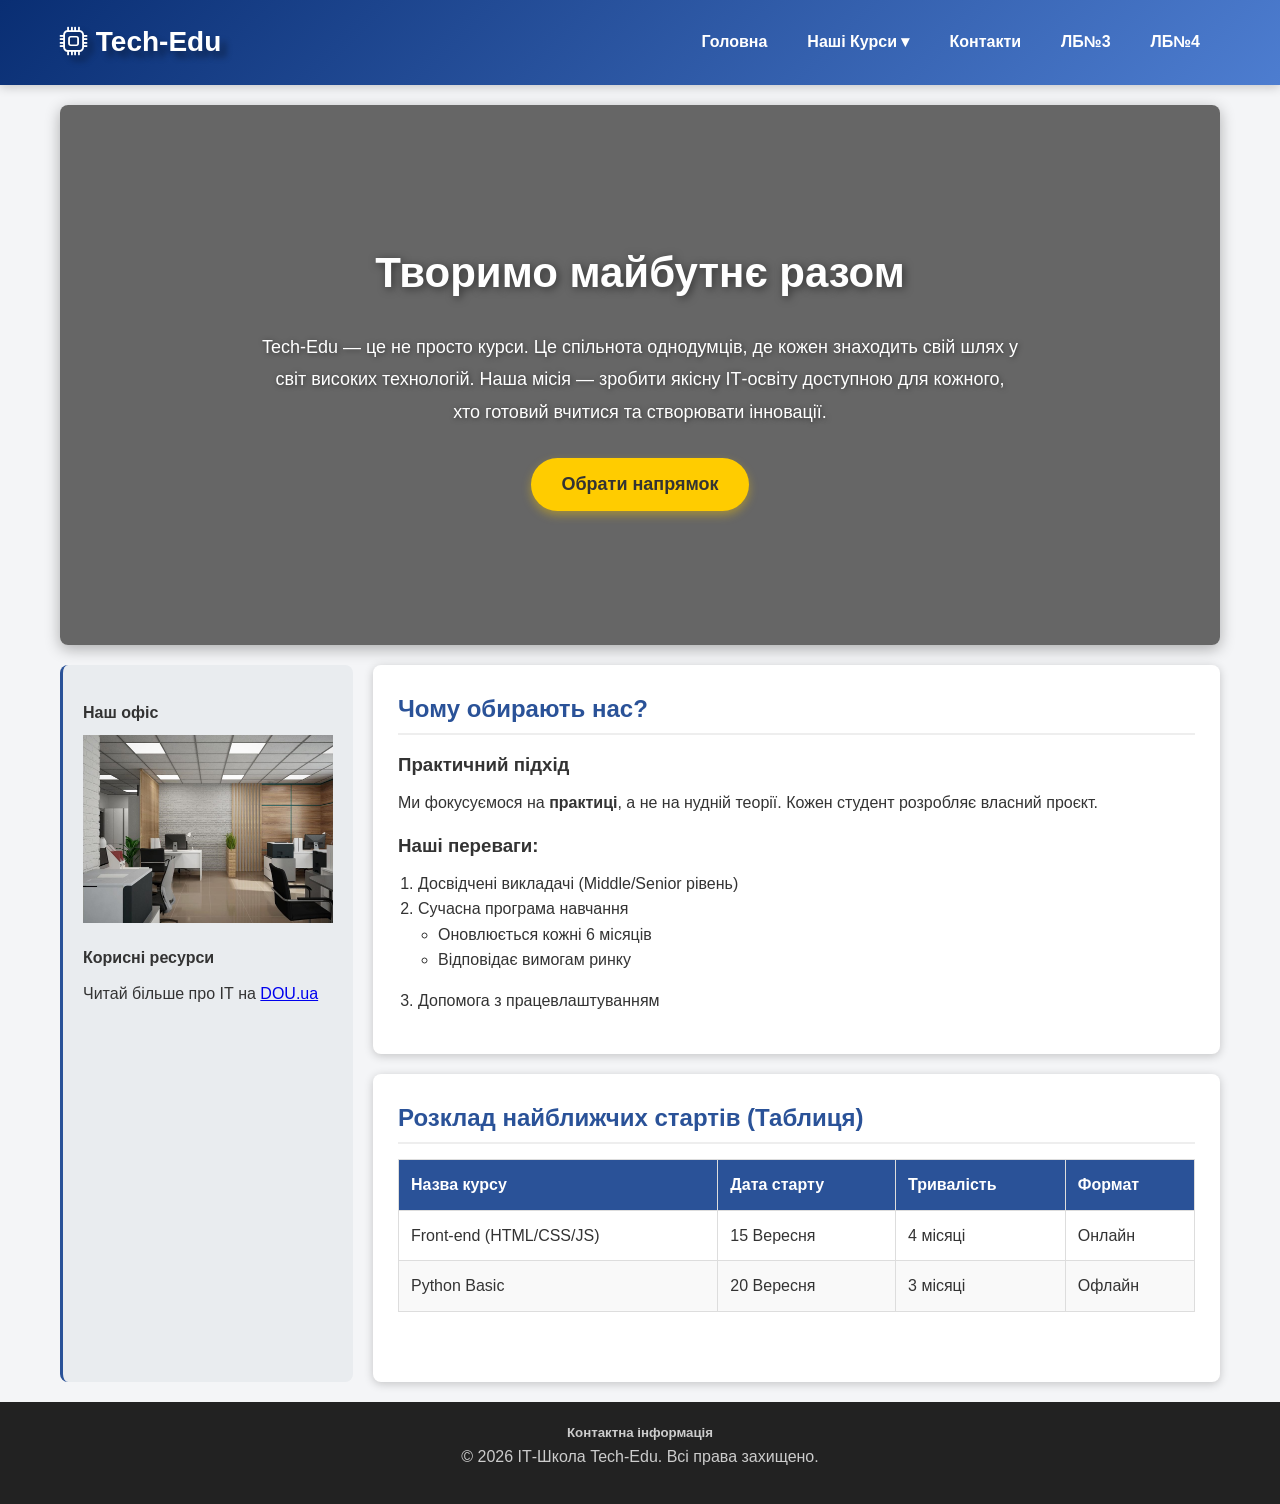
<file: index.html>
<!DOCTYPE html>
<html lang="uk">
<head>
    <meta charset="UTF-8">
    <meta name="viewport" content="width=device-width, initial-scale=1.0">
    <meta name="description" content="Tech-Edu - сучасна ІТ-школа. Курси програмування, дизайну та тестування з нуля.">
    <meta name="keywords" content="ІТ школа, курси програмування, курси QA, вивчити Python, веб-дизайн">
    <meta name="author" content="Твоє Прізвище">
    <meta name="robots" content="index, follow">
    <title>ІТ-Школа Tech-Edu | Головна</title>
    <link rel="stylesheet" href="style.css">
    <link rel="stylesheet" href="https://cdn.jsdelivr.net/npm/bootstrap-icons@1.11.3/font/bootstrap-icons.min.css">
</head>
<body>

    <header class="header">
        <div class="header__container">
            <div class="header__logo">
                <h1><i class="bi bi-cpu"></i> Tech-Edu</h1>
            </div>
            <nav class="nav">
                <ul class="nav__list">
                    <li class="nav__item"><a href="index.html" class="nav__link"><span>Головна</span></a></li>
                    <li class="nav__item nav__item_dropdown">
                        <a href="courses.html" class="nav__link"><span>Наші Курси ▾</span></a>
                        <ul class="nav__submenu">
                            <li class="nav__subitem"><a href="courses.html#frontend" class="nav__sublink"><span>Front-end розробка</span></a></li>
                            <li class="nav__subitem"><a href="courses.html#python" class="nav__sublink"><span>Python для початківців</span></a></li>
                            <li class="nav__subitem"><a href="courses.html#qa" class="nav__sublink"><span>QA Тестування</span></a></li>
                        </ul>
                    </li>
                    <li class="nav__item"><a href="contacts.html" class="nav__link"><span>Контакти</span></a></li>
                    <li class="nav__item"><a href="lab3.html" class="nav__link"><span>ЛБ№3</span></a></li>
                    <li class="nav__item"><a href="lab4.html" class="nav__link"><span>ЛБ№4</span></a></li>
                </ul>
            </nav>
        </div>
    </header>

    <main class="grid-container">
        <section class="hero grid-full">
            <video autoplay loop muted playsinline class="hero__video">
                <source src="media/promo.mp4" type="video/mp4">
            </video>
            
            <div class="hero__overlay"></div>
            <div class="hero__content">
                <h2>Творимо майбутнє разом</h2>
                <p>Tech-Edu — це не просто курси. Це спільнота однодумців, де кожен знаходить свій шлях у світ високих технологій. Наша місія — зробити якісну ІТ-освіту доступною для кожного, хто готовий вчитися та створювати інновації.</p>
                <a href="courses.html" class="hero__btn">Обрати напрямок</a>
            </div>
        </section>
        
        <aside class="grid-sidebar">
            <h4>Наш офіс</h4>
            <img src="images/office.jpg" alt="Офіс ІТ-школи" width="250">

            <h4>Корисні ресурси</h4>
            <p>Читай більше про ІТ на <a href="https://dou.ua/" target="_blank">DOU.ua</a></p>
        </aside>

        <section class="grid-content">
            <h2>Чому обирають нас?</h2>
            <article>
                <h3>Практичний підхід</h3>
                <p>Ми фокусуємося на <strong>практиці</strong>, а не на нудній теорії. Кожен студент розробляє власний проєкт.</p>
            </article>

            <article>
                <h3>Наші переваги:</h3>
                <ol>
                    <li>Досвідчені викладачі (Middle/Senior рівень)</li>
                    <li>Сучасна програма навчання
                        <ul>
                            <li>Оновлюється кожні 6 місяців</li>
                            <li>Відповідає вимогам ринку</li>
                        </ul>
                    </li>
                    <li>Допомога з працевлаштуванням</li>
                </ol>
            </article>
        </section>

        <section id="schedule" class="grid-content">
            <h2>Розклад найближчих стартів (Таблиця)</h2>
            <table border="1" cellspacing="0" cellpadding="10">
                <thead>
                    <tr>
                        <th>Назва курсу</th>
                        <th>Дата старту</th>
                        <th>Тривалість</th>
                        <th>Формат</th>
                    </tr>
                </thead>
                <tbody>
                    <tr>
                        <td>Front-end (HTML/CSS/JS)</td>
                        <td>15 Вересня</td>
                        <td>4 місяці</td>
                        <td>Онлайн</td>
                    </tr>
                    <tr>
                        <td>Python Basic</td>
                        <td>20 Вересня</td>
                        <td>3 місяці</td>
                        <td>Офлайн</td>
                    </tr>
                </tbody>
            </table>
            <br>
        </section>
    </main>

    <footer>
        <h5>Контактна інформація</h5>
        <p>&copy; 2026 ІТ-Школа Tech-Edu. Всі права захищено.</p>
    </footer>

    <button id="scroll-to-top" class="scroll-btn" title="Повернутися вгору">↑</button>
    <script src="script.js"></script>

</body>
</html>
</file>
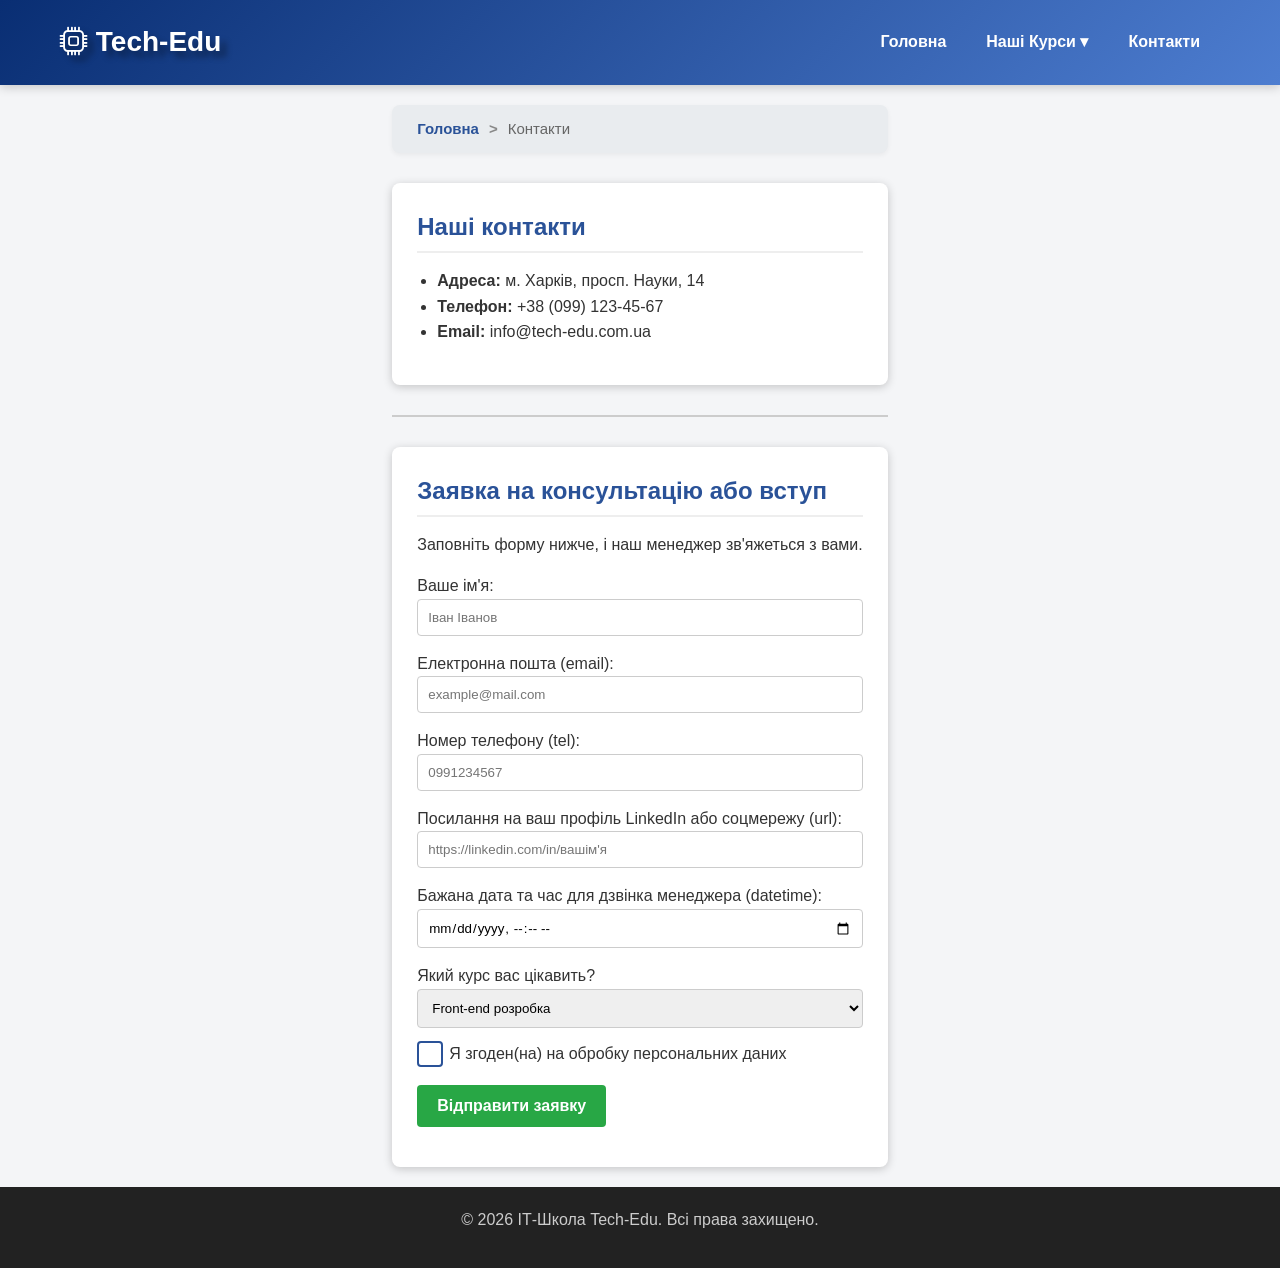
<file: contacts.html>
<!DOCTYPE html>
<html lang="uk">
<head>
    <meta charset="UTF-8">
    <meta name="viewport" content="width=device-width, initial-scale=1.0">
    <title>ІТ-Школа Tech-Edu | Контакти та Запис</title>
    <link rel="stylesheet" href="style.css">
    <link rel="stylesheet" href="https://cdn.jsdelivr.net/npm/bootstrap-icons@1.11.3/font/bootstrap-icons.min.css">
</head>
<body>

    <header class="header">
        <div class="header__container">
            <div class="header__logo">
                <h1><i class="bi bi-cpu"></i> Tech-Edu</h1>
            </div>
            <nav class="nav">
                <ul class="nav__list">
                    <li class="nav__item"><a href="index.html" class="nav__link"><span>Головна</span></a></li>
                    <li class="nav__item nav__item_dropdown">
                        <a href="courses.html" class="nav__link"><span>Наші Курси ▾</span></a>
                        <ul class="nav__submenu">
                            <li class="nav__subitem"><a href="courses.html#frontend" class="nav__sublink"><span>Front-end розробка</span></a></li>
                            <li class="nav__subitem"><a href="courses.html#python" class="nav__sublink"><span>Python для початківців</span></a></li>
                            <li class="nav__subitem"><a href="courses.html#qa" class="nav__sublink"><span>QA Тестування</span></a></li>
                        </ul>
                    </li>
                    <li class="nav__item"><a href="contacts.html" class="nav__link"><span>Контакти</span></a></li>
                </ul>
            </nav>
        </div>
    </header>

    <main class="grid-container">
        <nav class="breadcrumbs grid-full">
            <ul class="breadcrumbs__list">
                <li class="breadcrumbs__item"><a href="index.html" class="breadcrumbs__link">Головна</a></li>
                <li class="breadcrumbs__item"><span class="breadcrumbs__current">Контакти</span></li>
            </ul>
        </nav>
        <section class="grid-full">
            <h2>Наші контакти</h2>
            <ul>
                <li><strong>Адреса:</strong> м. Харків, просп. Науки, 14</li>
                <li><strong>Телефон:</strong> +38 (099) 123-45-67</li>
                <li><strong>Email:</strong> info@tech-edu.com.ua</li>
            </ul>
        </section>

        <hr>

        <section class="contact grid-full">
            <h2>Заявка на консультацію або вступ</h2>
            <p>Заповніть форму нижче, і наш менеджер зв'яжеться з вами.</p>
            
            <form action="#" method="POST" class="contact__form">
                
                <p>
                    <label for="userName">Ваше ім'я:</label><br>
                    <input type="text" id="userName" name="userName" required placeholder="Іван Іванов">
                </p>

                <p>
                    <label for="userEmail">Електронна пошта (email):</label><br>
                    <input type="email" id="userEmail" name="userEmail" required placeholder="example@mail.com">
                </p>

                <p>
                    <label for="userPhone">Номер телефону (tel):</label><br>
                    <input type="tel" id="userPhone" name="userPhone" required pattern="[0-9]{10,12}" title="Введіть від 10 до 12 цифр без пробілів" placeholder="0991234567">
                </p>

                <p>
                    <label for="userSocial">Посилання на ваш профіль LinkedIn або соцмережу (url):</label><br>
                    <input type="url" id="userSocial" name="userSocial" required placeholder="https://linkedin.com/in/вашім'я">
                </p>

                <p>
                    <label for="callTime">Бажана дата та час для дзвінка менеджера (datetime):</label><br>
                    <input type="datetime-local" id="callTime" name="callTime" required>
                </p>

                <p>
                    <label for="userCourse">Який курс вас цікавить?</label><br>
                    <select id="userCourse" name="userCourse">
                        <option value="frontend">Front-end розробка</option>
                        <option value="python">Python для початківців</option>
                        <option value="qa">QA Тестування</option>
                        <option value="other">Інше / Потрібна консультація</option>
                    </select>
                </p>

                <div class="custom-checkbox">
                    <input type="checkbox" id="privacy" name="privacy" class="custom-checkbox__input" required>
                    <label for="privacy" class="custom-checkbox__label">Я згоден(на) на обробку персональних даних</label>
                </div>

                <p>
                    <input type="submit" value="Відправити заявку" class="contact__btn_submit">
                </p>
                
            </form>
        </section>
    </main>

    <footer>
        <p>&copy; 2026 ІТ-Школа Tech-Edu. Всі права захищено.</p>
    </footer>

    <button id="scroll-to-top" class="scroll-btn" title="Повернутися вгору">↑</button>
    <script src="script.js"></script>

</body>
</html>
</file>
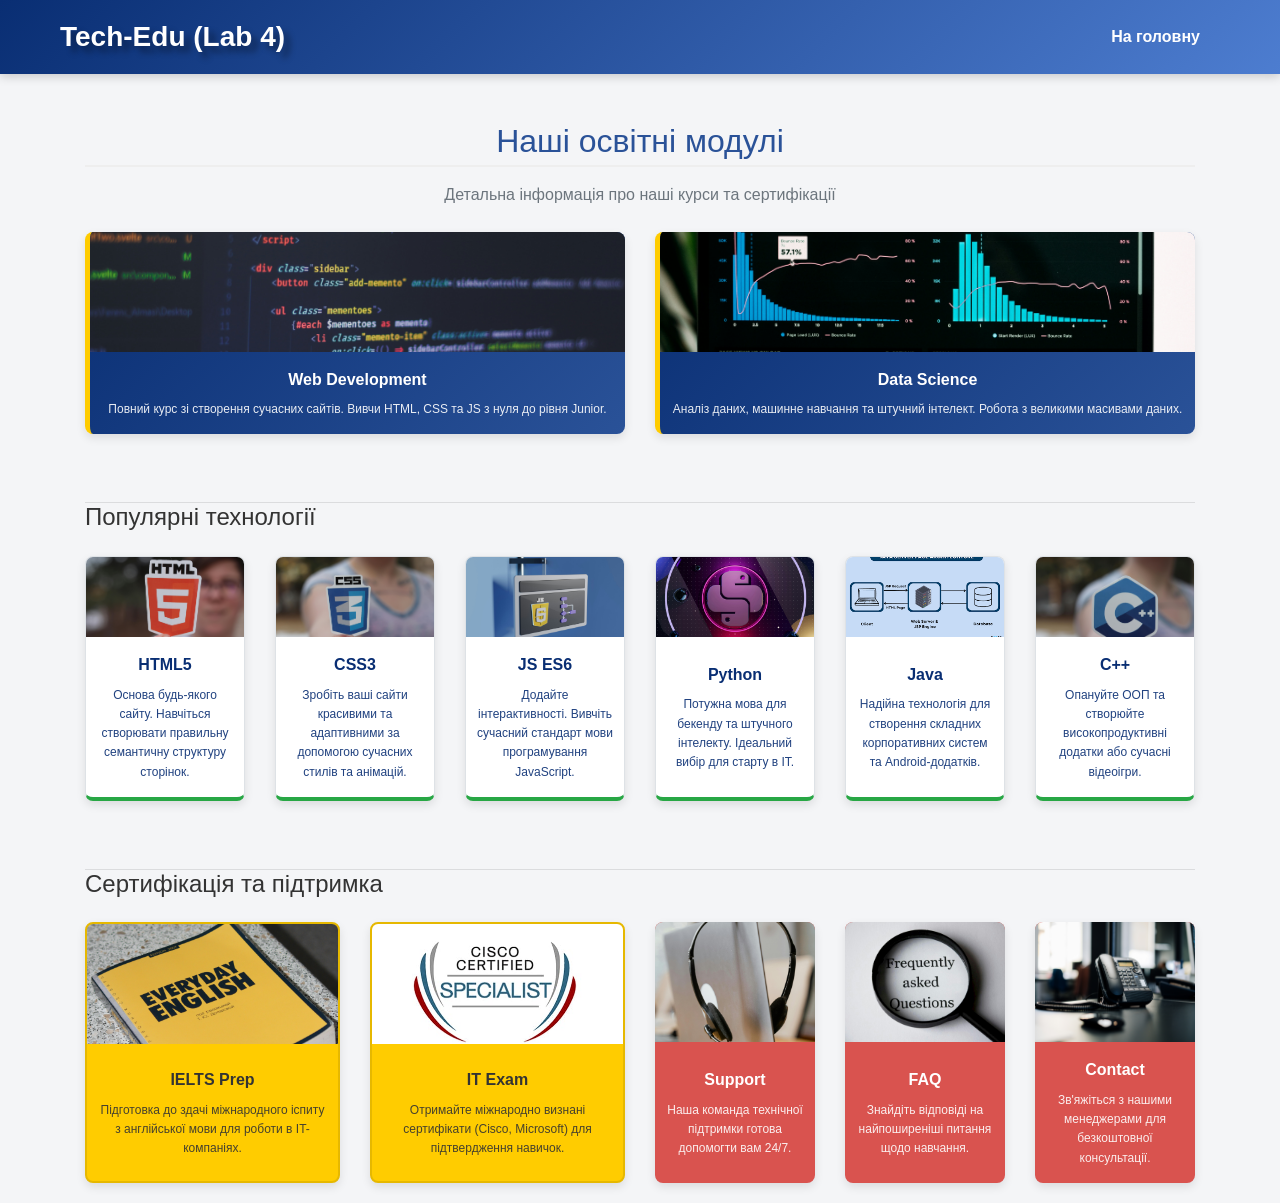
<file: lab4.html>
<!DOCTYPE html>
<html lang="uk">
<head>
    <meta charset="UTF-8">
    <meta name="viewport" content="width=device-width, initial-scale=1, shrink-to-fit=no">
    <title>Tech-Edu | Лабораторна №4 (Bootstrap)</title>
    
    <link rel="stylesheet" href="https://stackpath.bootstrapcdn.com/bootstrap/4.5.2/css/bootstrap.min.css">
    <link rel="stylesheet" href="style.css">

    <style>
        .edu-card {
            margin-bottom: 20px;
            border-radius: 8px;
            text-align: center;
            transition: transform 0.3s ease;
            box-shadow: 0 4px 10px rgba(0,0,0,0.1);
            display: flex;
            flex-direction: column;
            overflow: hidden; 
            height: calc(100% - 20px); /* Робить всі картки в одному ряду однакової висоти */
        }
        
        .edu-card:hover {
            transform: translateY(-5px);
        }

        /* Стилі для картинок всередині блоків */
        .edu-card__img {
            width: 100%;
            height: 120px; /* Фіксована висота для картинок */
            object-fit: cover; /* Заповнює область без спотворення пропорцій */
        }

        /* Стилі для текстової частини картки */
        .edu-card__body {
            padding: 15px 10px;
            display: flex;
            flex-direction: column;
            flex-grow: 1; /* Дозволяє блоку розтягуватися */
            justify-content: center;
        }

        .edu-card__title {
            font-weight: bold;
            font-size: 16px;
            margin-bottom: 8px;
        }

        .edu-card__text {
            font-size: 12px;
            margin-bottom: 0;
            opacity: 0.9;
        }

        /* Синій блок */
        .edu-card_primary {
            background: linear-gradient(135deg, #092e73 0%, #2a5298 100%);
            color: white;
            border-left: 5px solid #ffcc00;
        }

        /* Зелений блок */
        .edu-card_tech {
            background-color: #ffffff;
            color: #092e73;
            border: 1px solid #dee2e6;
            border-bottom: 4px solid #28a745;
        }

        /* Зменшуємо картинки для вузьких технологічних блоків */
        .edu-card_tech .edu-card__img {
            height: 80px; 
        }

        /* Жовтий блок */
        .edu-card_highlight {
            background-color: #ffcc00;
            color: #333;
            border: 2px solid #e6b800;
        }

        /* Червоний блок */
        .edu-card_urgent {
            background-color: #d9534f;
            color: white;
        }
    </style>
</head>
<body>

    <header class="header">
        <div class="header__container">
            <div class="header__logo">
                <h1>Tech-Edu (Lab 4)</h1>
            </div>
            <nav class="nav">
                <ul class="nav__list">
                    <li class="nav__item"><a href="index.html" class="nav__link"><span>На головну</span></a></li>
                </ul>
            </nav>
        </div>
    </header>

    <main class="container mt-5">
        <div class="grid-full mb-4">
            <h2 class="text-center">Наші освітні модулі</h2>
            <p class="text-center text-muted">Детальна інформація про наші курси та сертифікації</p>
        </div>

        <div class="row justify-content-md-center">
            <div class="col-6 col-md-4 col-lg-6">
                <div class="edu-card edu-card_primary">
                    <img src="images/web.jpg" alt="Web Development" class="edu-card__img">
                    <div class="edu-card__body">
                        <div class="edu-card__title">Web Development</div>
                        <p class="edu-card__text">Повний курс зі створення сучасних сайтів. Вивчи HTML, CSS та JS з нуля до рівня Junior.</p>
                    </div>
                </div>
            </div>
            <div class="col-6 col-md-4 col-lg-6">
                <div class="edu-card edu-card_primary">
                    <img src="images/data.jpg" alt="Data Science" class="edu-card__img">
                    <div class="edu-card__body">
                        <div class="edu-card__title">Data Science</div>
                        <p class="edu-card__text">Аналіз даних, машинне навчання та штучний інтелект. Робота з великими масивами даних.</p>
                    </div>
                </div>
            </div>
        </div>

        <hr class="mt-5 mb-0"> <h4 class="mb-4 mt-0">Популярні технології</h4> <div class="row">
            <div class="col-md-2 d-none d-md-block">
                <div class="edu-card edu-card_tech">
                    <img src="images/HTML.jpg" alt="HTML5" class="edu-card__img">
                    <div class="edu-card__body">
                        <div class="edu-card__title">HTML5</div>
                        <p class="edu-card__text">Основа будь-якого сайту. Навчіться створювати правильну семантичну структуру сторінок.</p>
                    </div>
                </div>
            </div>
            <div class="col-4 col-md-2">
                <div class="edu-card edu-card_tech">
                    <img src="images/CSS.jpg" alt="CSS3" class="edu-card__img">
                    <div class="edu-card__body">
                        <div class="edu-card__title">CSS3</div>
                        <p class="edu-card__text">Зробіть ваші сайти красивими та адаптивними за допомогою сучасних стилів та анімацій.</p>
                    </div>
                </div>
            </div>
            <div class="col-md-2 d-none d-md-block">
                <div class="edu-card edu-card_tech">
                    <img src="images/JS.jpg" alt="JS" class="edu-card__img">
                    <div class="edu-card__body">
                        <div class="edu-card__title">JS ES6</div>
                        <p class="edu-card__text">Додайте інтерактивності. Вивчіть сучасний стандарт мови програмування JavaScript.</p>
                    </div>
                </div>
            </div>
            <div class="col-4 col-md-2">
                <div class="edu-card edu-card_tech">
                    <img src="images/Py.jpg" alt="Python" class="edu-card__img">
                    <div class="edu-card__body">
                        <div class="edu-card__title">Python</div>
                        <p class="edu-card__text">Потужна мова для бекенду та штучного інтелекту. Ідеальний вибір для старту в IT.</p>
                    </div>
                </div>
            </div>
            <div class="col-md-2 d-none d-md-block">
                <div class="edu-card edu-card_tech">
                    <img src="images/JAVA.png" alt="Java" class="edu-card__img">
                    <div class="edu-card__body">
                        <div class="edu-card__title">Java</div>
                        <p class="edu-card__text">Надійна технологія для створення складних корпоративних систем та Android-додатків.</p>
                    </div>
                </div>
            </div>
            <div class="col-4 col-md-2">
                <div class="edu-card edu-card_tech">
                    <img src="images/C++.jpg" alt="C++" class="edu-card__img">
                    <div class="edu-card__body">
                        <div class="edu-card__title">C++</div>
                        <p class="edu-card__text">Опануйте ООП та створюйте високопродуктивні додатки або сучасні відеоігри.</p>
                    </div>
                </div>
            </div>
        </div>

        <hr class="mt-5 mb-0"> <h4 class="mb-4 mt-0">Сертифікація та підтримка</h4> <div class="row">
            <div class="col-3">
                <div class="edu-card edu-card_highlight">
                    <img src="images/IELTS.jpg" alt="IELTS" class="edu-card__img">
                    <div class="edu-card__body">
                        <div class="edu-card__title">IELTS Prep</div>
                        <p class="edu-card__text">Підготовка до здачі міжнародного іспиту з англійської мови для роботи в IT-компаніях.</p>
                    </div>
                </div>
            </div>
            <div class="col-3 d-none d-sm-block">
                <div class="edu-card edu-card_highlight">
                    <img src="images/CISCO.jpg" alt="IT Exam" class="edu-card__img">
                    <div class="edu-card__body">
                        <div class="edu-card__title">IT Exam</div>
                        <p class="edu-card__text">Отримайте міжнародно визнані сертифікати (Cisco, Microsoft) для підтвердження навичок.</p>
                    </div>
                </div>
            </div>

            <div class="col-2 offset-3 offset-sm-0">
                <div class="edu-card edu-card_urgent">
                   <img src="images/support.jpg" alt="Support" class="edu-card__img">
                   <div class="edu-card__body">
                       <span class="edu-card__title d-none d-sm-inline">Support</span>
                       <span class="edu-card__title d-inline d-sm-none">SUPP</span>
                       <p class="edu-card__text">Наша команда технічної підтримки готова допомогти вам 24/7.</p>
                   </div>
                </div>
            </div>
            <div class="col-2">
                <div class="edu-card edu-card_urgent">
                    <img src="images/faq.jpg" alt="FAQ" class="edu-card__img">
                    <div class="edu-card__body">
                        <div class="edu-card__title">FAQ</div>
                        <p class="edu-card__text">Знайдіть відповіді на найпоширеніші питання щодо навчання.</p>
                    </div>
                </div>
            </div>
            <div class="col-2">
                <div class="edu-card edu-card_urgent">
                    <img src="images/contact.jpg" alt="Contact" class="edu-card__img">
                    <div class="edu-card__body">
                        <span class="edu-card__title d-none d-sm-inline">Contact</span>
                        <span class="edu-card__title d-inline d-sm-none">CONT</span>
                        <p class="edu-card__text">Зв'яжіться з нашими менеджерами для безкоштовної консультації.</p>
                    </div>
                </div>
            </div>
        </div>
    </main>
    
    <script src="https://code.jquery.com/jquery-3.5.1.slim.min.js"></script>
    <script src="https://cdn.jsdelivr.net/npm/bootstrap@4.5.2/dist/js/bootstrap.bundle.min.js"></script>
</body>
</html>
</file>
<file: style.css>
/* =========================================
   Базові налаштування
========================================= */
* {
    margin: 0;
    padding: 0;
    box-sizing: border-box;
}

body {
    font-family: 'Segoe UI', Tahoma, Geneva, Verdana, sans-serif;
    background-color: #f4f5f7;
    color: #333;
    line-height: 1.6;
    display: flex;
    flex-direction: column;
    min-height: 100vh;
}

/* =========================================
   Блок Header (БЕМ)
========================================= */
.header {
    background: linear-gradient(135deg, #092e73 0%, #4d7dd0 100%);
    color: white;
    padding: 0;
    box-shadow: 0 2px 10px rgba(0, 0, 0, 0.2);
}

.header__container {
    display: flex;
    justify-content: space-between;
    align-items: center;
    max-width: 1200px;
    margin: 0 auto;
    padding: 20px;
}

.header__logo h1 {
    margin: 0;
    font-size: 28px;
    font-weight: bold;
    text-shadow: 6px 6px 6px rgba(0, 0, 0, 0.4);
}

/* =========================================
   Блок Nav (Меню - БЕМ)
========================================= */
.nav { background-color: transparent; }

.nav__list {
    display: flex;
    justify-content: flex-end;
    list-style: none;
    margin: 0;
    padding: 0;
    gap: 0;
}

.nav__item { position: relative; }

.nav__link {
    display: block;
    padding: 0 20px;
    color: white;
    text-decoration: none;
    font-weight: bold;
    line-height: 1;
    position: relative;
}

.nav__link span {
    position: relative;
    display: inline-block;
}

.nav__link span::after {
    content: '';
    position: absolute;
    bottom: -3px; 
    left: 0;
    width: 100%; 
    height: 2px;
    background-color: #ffcc00;
    transform: scaleX(0);
    transform-origin: right;
    transition: transform 0.4s ease;
}

.nav__link:hover span::after {
    transform-origin: left;
    transform: scaleX(1);
}

.nav__link:hover,
.nav__link:focus {
    color: white !important; /* Примусово залишаємо текст білим */
    text-decoration: none !important; /* Вимикаємо стандартне синє підкреслення Bootstrap */
}

/* Випадаюче підменю */
.nav__submenu {
    margin-top: 20px;
    border-radius: 8px;
    position: absolute;
    top: 100%;
    left: 0;
    background-color: #ffffff;
    min-width: 220px;
    list-style: none;
    z-index: 1000;
    opacity: 0;
    visibility: hidden;
    transform: translateY(-10px);
    transition: opacity 0.3s ease, visibility 0.3s ease, transform 0.3s ease;
    box-shadow: 0 4px 8px rgba(0, 0, 0, 0.3);
}

.nav__item_dropdown:hover > .nav__submenu {
    opacity: 1;
    visibility: visible;
    transform: translateY(0);
}

.nav__sublink {
    color: black;
    font-weight: bold;
    transition: background-color 0.3s ease;
    padding: 15px 20px;
    display: block;
    white-space: nowrap; 
    text-decoration: none;
}

/* Анімація жовтої лінії для пунктів ПІДМЕНЮ */
.nav__sublink span {
    position: relative;
    display: inline-block;
}

.nav__sublink span::after {
    content: '';
    position: absolute;
    bottom: -2px; 
    left: 0;
    width: 100%; 
    height: 2px;
    background-color: #ffcc00;
    transform: scaleX(0);
    transform-origin: right;
    transition: transform 0.4s ease;
}

.nav__sublink:hover span::after {
    transform-origin: left;
    transform: scaleX(1);
}

/* =========================================
   GRID LAYOUT (Залізобетонна сітка)
========================================= */
.grid-container {
    display: grid;
    grid-template-columns: 1fr 3fr; 
    gap: 20px;
    max-width: 1200px;
    margin: 20px auto;
    padding: 0 20px;
    flex: 1;
}

.grid-container hr {
    grid-column: 1 / -1;
    width: 100%;
    border: none;
    border-top: 2px solid #ccc;
    margin: 10px 0;
}


.grid-full { grid-column: 1 / -1; }
.grid-content { grid-column: 2 / 3; }

.grid-sidebar {
    grid-column: 1 / 2; 
    grid-row: 2 / span 2; 
    background-color: #e9ecef;
    padding: 20px;
    border-radius: 8px;
    border-left: solid #2a5298;
}


section {
    background-color: white;
    padding: 25px;
    border-radius: 8px;
    box-shadow: 0 2px 10px rgba(0, 0, 0, 0.2);
}


h2 {
    color: #2a5298;
    margin-bottom: 15px;
    border-bottom: 2px solid #eee;
    padding-bottom: 5px;
}
h3, h4 { margin: 15px 0 10px 0; }
p, ul, ol { margin-bottom: 15px; }
ul, ol { margin-left: 20px; }

/* =========================================
   Блок Hero (Відео)
========================================= */
.hero {
    position: relative;
    height: 60vh;
    display: flex;
    align-items: center;
    justify-content: center;
    text-align: center;
    overflow: hidden;
    border-radius: 8px;
    box-shadow: 0 4px 15px rgba(0, 0, 0, 0.3);
    padding: 0; 
}

.hero__video {
    position: absolute;
    top: 50%;
    left: 50%;
    min-width: 100%;
    min-height: 100%;
    width: auto;
    height: auto;
    z-index: 0;
    transform: translate(-50%, -50%);
    object-fit: cover;
}

.hero__overlay {
    position: absolute;
    top: 0;
    left: 0;
    width: 100%;
    height: 100%;
    background: rgba(0, 0, 0, 0.6);
    z-index: 1;
}

.hero__content {
    position: relative;
    z-index: 2;
    color: white;
    max-width: 800px;
    padding: 20px;
}

.hero__content h2 {
    color: white;
    font-size: 42px;
    border: none;
    margin-bottom: 20px;
    text-shadow: 2px 2px 8px rgba(0, 0, 0, 0.5);
}

.hero__content p {
    font-size: 18px;
    margin-bottom: 30px;
    text-shadow: 1px 1px 5px rgba(0, 0, 0, 0.5);
    line-height: 1.8;
}

.hero__btn {
    display: inline-block;
    background-color: #ffcc00;
    color: #333;
    padding: 12px 30px;
    text-decoration: none;
    font-weight: bold;
    border-radius: 30px;
    font-size: 18px;
    transition: all 0.3s ease;
    box-shadow: 0 4px 10px rgba(255, 204, 0, 0.4);
}

.hero__btn:hover {
    background-color: #e6b800;
    transform: translateY(-3px);
    box-shadow: 0 6px 15px rgba(255, 204, 0, 0.6);
}

/* =========================================
   Блок Contact Form
========================================= */
.contact p { margin-bottom: 15px; }

input[type="text"], input[type="email"], input[type="tel"],
input[type="url"], input[type="datetime-local"], select {
    width: 100%;
    padding: 10px;
    border: 1px solid #ccc;
    border-radius: 4px;
    font-family: inherit;
}

input:focus, select:focus {
    outline: none;
    border-color: #2a5298;
    box-shadow: 0 0 5px rgba(42, 82, 152, 0.5);
}

.contact__btn_submit {
    background-color: #28a745;
    color: white;
    font-weight: bold;
    font-size: 16px;
    border: none;
    padding: 12px 20px;
    border-radius: 4px;
    cursor: pointer; 
    transition: all 0.3s;
}

.contact__btn_submit:hover {
    opacity: 0.85; 
    box-shadow: 0 4px 8px rgba(40, 167, 69, 0.4);
}

/* =========================================
   Завдання 3.5: Стилізований чекбокс
========================================= */
.custom-checkbox {
    margin-bottom: 20px;
    display: flex;
    align-items: center;
}

.custom-checkbox__input {
    position: absolute;
    opacity: 0;
    cursor: pointer;
    height: 0;
    width: 0;
}

.custom-checkbox__label {
    position: relative;
    padding-left: 32px;
    cursor: pointer;
    user-select: none;
    font-size: 16px;
    line-height: 1.4;
}

.custom-checkbox__label::before {
    content: '';
    position: absolute;
    left: 0;
    top: 50%;
    transform: translateY(-50%);
    width: 22px;
    height: 22px;
    border: 2px solid #2a5298;
    border-radius: 4px;
    background-color: white;
    transition: all 0.3s ease;
}

.custom-checkbox__label::after {
    content: '✔';
    position: absolute;
    left: 7px;
    top: 50%;
    transform: translateY(-50%) scale(0);
    color: white;
    font-size: 16px;
    transition: transform 0.3s ease;
}

.custom-checkbox__input:checked + .custom-checkbox__label::before {
    background-color: #28a745; 
    border-color: #28a745;
}

.custom-checkbox__input:checked + .custom-checkbox__label::after {
    transform: translateY(-50%) scale(1); 
}

.custom-checkbox__input:focus + .custom-checkbox__label::before {
    box-shadow: 0 0 5px rgba(42, 82, 152, 0.8);
}

/* =========================================
   Блок Media та Таблиці
========================================= */
.media__item { margin-bottom: 20px; }
video { max-width: 100%; border-radius: 8px; box-shadow: 0 4px 8px rgba(0,0,0,0.2); }

table { width: 100%; border-collapse: collapse; margin-bottom: 20px; }
th, td { border: 1px solid #ddd; padding: 12px; text-align: left; }
th { background-color: #2a5298; color: white; }
tbody tr:nth-child(even) { background-color: #f9f9f9; }
tbody tr:hover { background-color: #f1f1f1; }

/* =========================================
   Підвал
========================================= */
footer {
    background-color: #222;
    color: #ccc;
    text-align: center;
    padding: 20px;
    margin-top: 0;
    width: 100%;
}

/* =========================================
   Блок Scroll Button
========================================= */
.scroll-btn {
    position: fixed;
    bottom: 30px;
    right: 30px;
    width: 50px;
    height: 50px;
    background: linear-gradient(135deg, #092e73 0%, #4d7dd0 100%);
    color: white;
    border: none;
    border-radius: 50%;
    font-size: 24px;
    cursor: pointer;
    display: flex;
    align-items: center;
    justify-content: center;
    box-shadow: 0 4px 12px rgba(0, 0, 0, 0.3);
    opacity: 0; 
    visibility: hidden;
    transform: translateY(20px);
    pointer-events: none;
    transition: all 0.6s ease;
    z-index: 999;
}

.scroll-btn_visible {
    opacity: 1;
    visibility: visible;
    transform: translateY(0);
    pointer-events: auto;
}

.scroll-btn:hover {
    background: linear-gradient(135deg, #4d7dd0 0%, #092e73 100%);
    box-shadow: 0 6px 16px rgba(0, 0, 0, 0.4);
    transform: translateY(-5px) scale(1.15) rotate(360deg);
}

/* =========================================
   Завдання 3.3: Хлібні крихти (Сучасні, кроссбраузерні для IE8)
========================================= */
.breadcrumbs {
    padding: 12px 25px;
    background-color: #e9ecef;
    margin-bottom: 10px;
    border-radius: 8px;
    box-shadow: 0 2px 5px rgba(0,0,0,0.05);
}

.breadcrumbs__list {
    list-style: none;
    margin: 0;
    padding: 0;
    font-size: 15px;
    overflow: hidden; 
}

.breadcrumbs__item {
    float: left;
}

.breadcrumbs__link {
    position: relative;
    text-decoration: none;
    color: #2a5298;
    font-weight: bold;
}

.breadcrumbs__link::after {
    content: '';
    position: absolute;
    bottom: -2px; 
    left: 0;
    width: 100%; 
    height: 2px;
    background-color: #ffcc00;
    transform: scaleX(0);
    transform-origin: right;
    transition: transform 0.4s ease;
}

.breadcrumbs__link:hover::after {
    transform-origin: left;
    transform: scaleX(1);
}

.breadcrumbs__current {
    color: #666;
}

.breadcrumbs__item + .breadcrumbs__item:before {
    content: '>';
    color: #888;
    font-weight: bold;
    margin: 0 10px;
}

/* =========================================
   АДАПТИВНІСТЬ (Медіа-запити) - Блок 2 та 3
========================================= */
@media (max-width: 768px) {
    .grid-container {
        grid-template-columns: 1fr;
    }

    .grid-sidebar {
        grid-column: 1 / -1;
        grid-row: auto;
        border-bottom: none;
        border-left: 4px solid #2a5298; 
    }

    .grid-content {
        grid-column: 1 / -1;
    }

    .header__container {
        flex-direction: column;
        gap: 15px;
    }
    
    .nav__list {
        flex-direction: column;
        align-items: center;
        gap: 15px;
        width: 100%; 
    }

    .nav__item {
        width: 100%;
        display: flex;
        flex-direction: column;
        align-items: center;
    }

    .nav__link {
        text-align: center;
    }

    .nav__submenu {
        position: static;
        opacity: 1;
        visibility: visible;
        transform: none;
        display: none; 
        box-shadow: none;
        margin-top: 10px;
        background-color: transparent;
    }

    .nav__sublink {
        color: white;
        text-align: center;
    }

    .nav__item_dropdown:hover > .nav__submenu {
        display: block;
    }

    .hero__content h2 {
        font-size: 32px;
    }
    
    table {
        display: block;
        width: 100%;
        overflow-x: auto;
        -webkit-overflow-scrolling: touch; 
        border: none; 
    }

   
    section {
        padding: 15px;
    }
    
    th, td {
        padding: 8px;
        font-size: 14px;
    }
}
</file>
